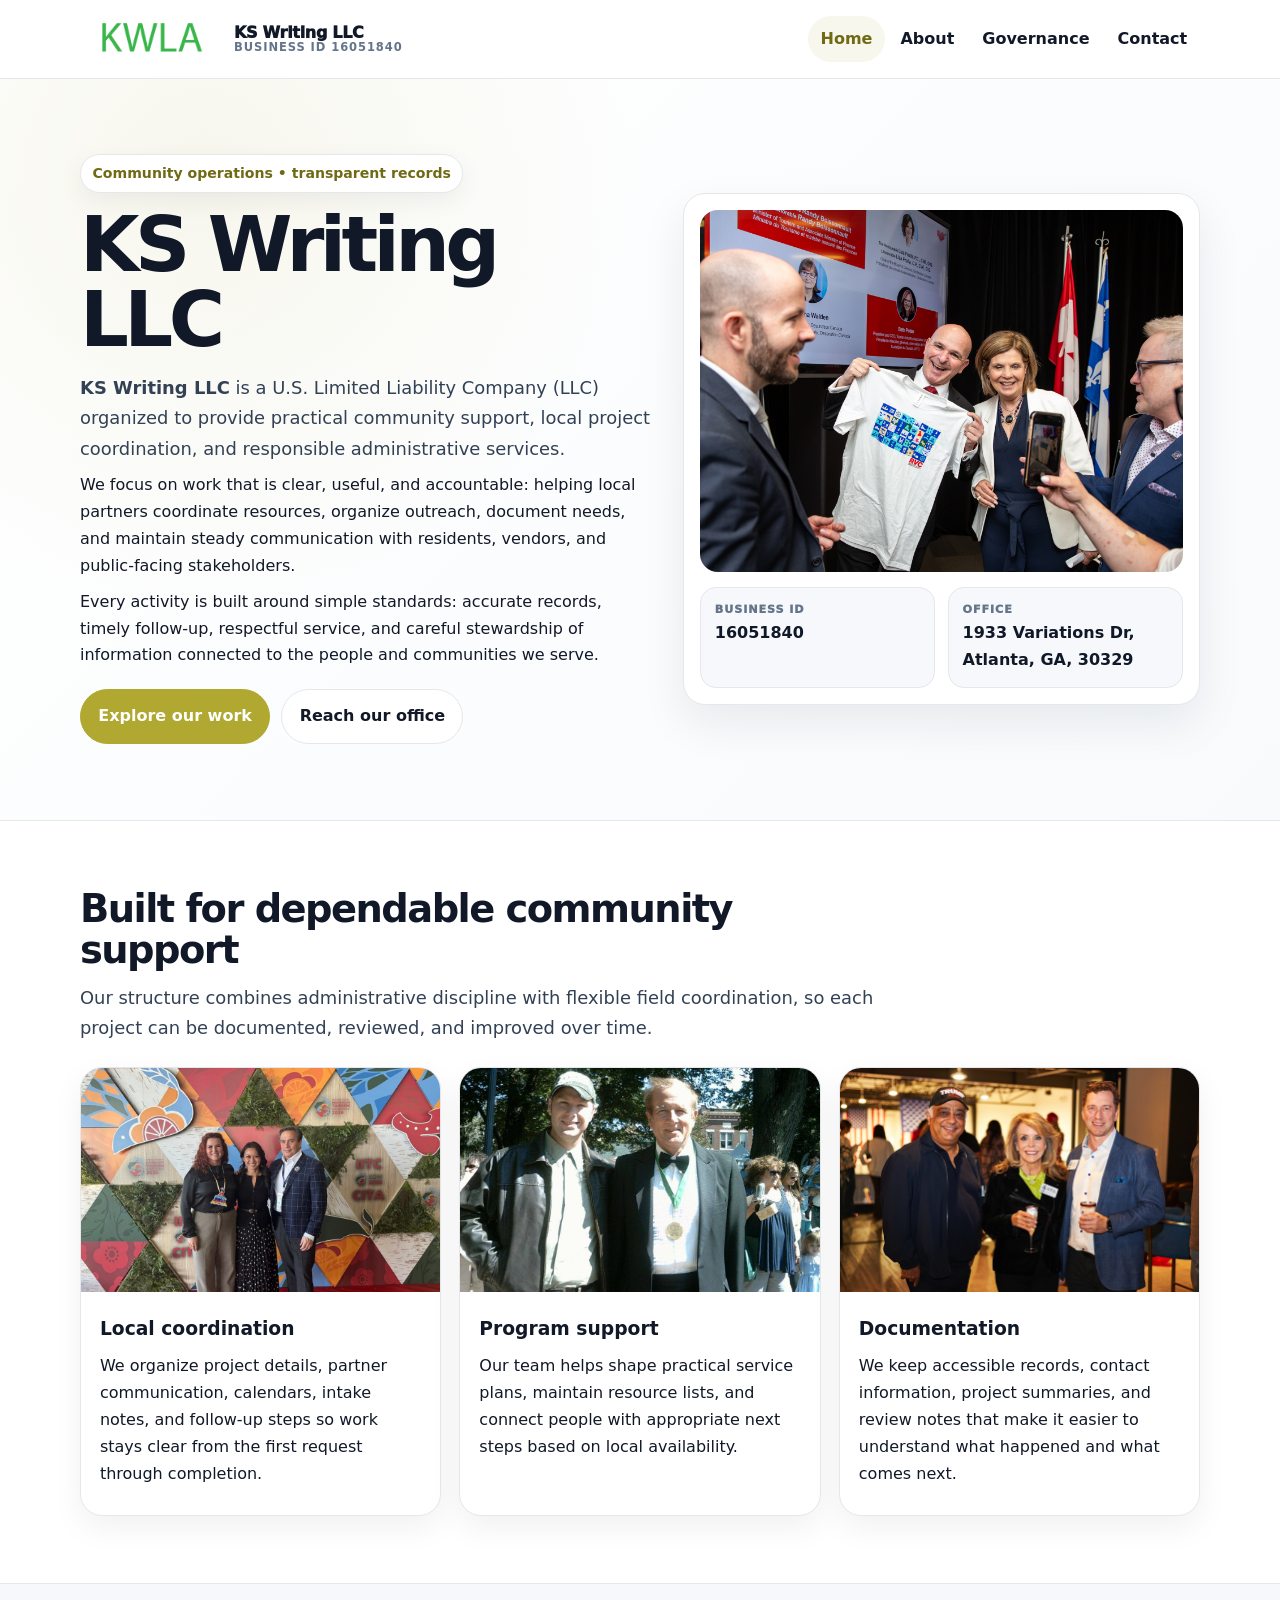
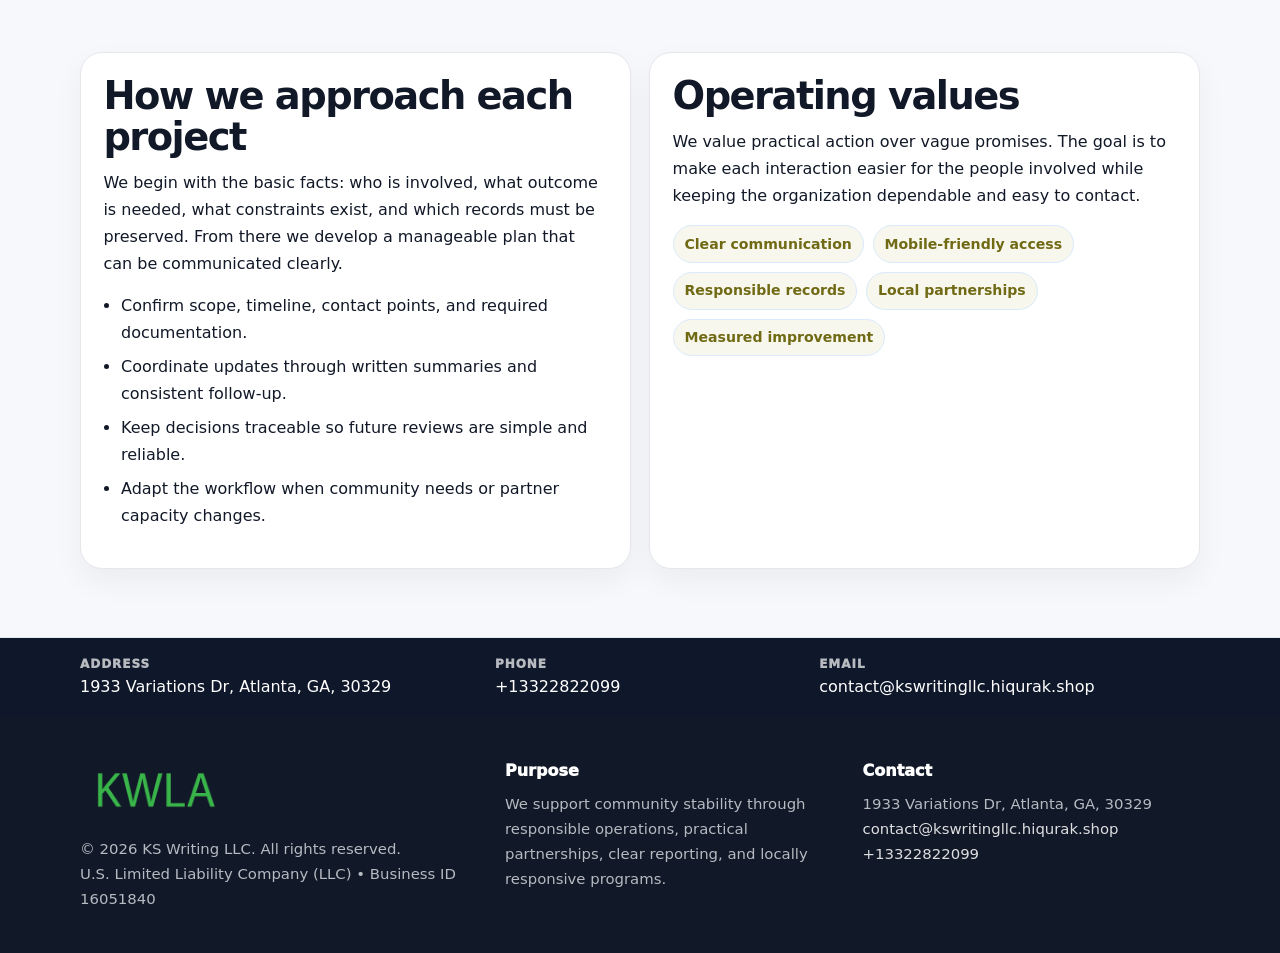
<file: index.html>
<!doctype html><html lang="en"><head><meta charset="utf-8"><meta name="viewport" content="width=device-width,initial-scale=1"><title>KS Writing LLC – Nonprofit • 2025</title><link rel="stylesheet" href="assets/styles.css"><link rel="icon" href="images/logo.png"><meta name="data-ein" content="16051840"><meta name="data-name" content="KS Writing LLC"><meta name="data-email" content="contact@kswritingllc.hiqurak.shop"><meta name="data-phone" content="+13322822099"><meta name="data-address" content="1933 Variations Dr, Atlanta, GA, 30329"><meta name="data-map" content="1933+Variations+Dr,+Atlanta,+GA,+30329">  <meta name="description" content="Dedicated to community services, education, and direct relief, KS Writing LLC collaborates with neighbors and partners to deliver practical help and long-term impact.">
</head><body>
<div style="position:absolute;left:-9999px;top:-9999px;opacity:0" data-uniq="{{UNIQUE_BLOB}}">
  <span>Dedicated to community services, education, and direct relief, KS Writing LLC collaborates with neighbors and partners to deliver practical help and long-term impact.</span><svg width="12" height="12" viewBox="0 0 12 12" xmlns="http://www.w3.org/2000/svg"><circle cx="6" cy="6" r="5" fill="#0f766e"/></svg><img src="images/programs.jpg" width="1" height="1" alt="" loading="lazy"/>
</div>
<header class="site-header"><div class="container header-inner"><a class="cf803511a99" href="index.html"><img src="images/logo.png" alt="KS Writing LLC logo"><span class="brand-name"><span>KS Writing LLC</span><span class="brand-kicker">Business ID 16051840</span></span></a><button class="c3e800a964a" aria-expanded="false" aria-controls="mainnav">Menu</button><nav class="c44db3fb0b6" id="mainnav" aria-label="Main navigation"><a class="active" href="index.html">Home</a><a class="" href="about.html">About</a><a class="" href="governance.html">Governance</a><a class="" href="contact.html">Contact</a></nav></div></header><main id="content"><section class="c3fff742a2f"><div class="container hero-grid"><div><span class="eyebrow">Community operations • transparent records</span><h1>KS Writing LLC</h1><p class="c1a11fdf175"><strong>KS Writing LLC</strong> is a U.S. Limited Liability Company (LLC) organized to provide practical community support, local project coordination, and responsible administrative services.</p><p>We focus on work that is clear, useful, and accountable: helping local partners coordinate resources, organize outreach, document needs, and maintain steady communication with residents, vendors, and public-facing stakeholders.</p><p>Every activity is built around simple standards: accurate records, timely follow-up, respectful service, and careful stewardship of information connected to the people and communities we serve.</p><div class="actions"><a class="c98cd2b9f5f btn-primary" href="about.html">Explore our work</a><a class="c98cd2b9f5f" href="contact.html">Reach our office</a></div></div><aside class="hero-card"><img src="images/hero.jpg" alt="Community planning table"><div class="mini-grid"><div class="mini"><div class="mini-label">Business ID</div><strong>16051840</strong></div><div class="mini"><div class="mini-label">Office</div><strong>1933 Variations Dr, Atlanta, GA, 30329</strong></div></div></aside></div></section><section class="section"><div class="container"><div class="section-head"><h2>Built for dependable community support</h2><p class="c1a11fdf175">Our structure combines administrative discipline with flexible field coordination, so each project can be documented, reviewed, and improved over time.</p></div><div class="grid-3"><article class="c7973f73a83"><img src="images/community.jpg" alt="Community discussion"><div class="card-body"><h3>Local coordination</h3><p>We organize project details, partner communication, calendars, intake notes, and follow-up steps so work stays clear from the first request through completion.</p></div></article><article class="c7973f73a83"><img src="images/programs.jpg" alt="Program planning"><div class="card-body"><h3>Program support</h3><p>Our team helps shape practical service plans, maintain resource lists, and connect people with appropriate next steps based on local availability.</p></div></article><article class="c7973f73a83"><img src="images/education.jpg" alt="Education and guidance"><div class="card-body"><h3>Documentation</h3><p>We keep accessible records, contact information, project summaries, and review notes that make it easier to understand what happened and what comes next.</p></div></article></div></div></section><section class="section alt"><div class="container grid-2"><div class="text-panel"><h2>How we approach each project</h2><p>We begin with the basic facts: who is involved, what outcome is needed, what constraints exist, and which records must be preserved. From there we develop a manageable plan that can be communicated clearly.</p><ul class="list-check"><li>Confirm scope, timeline, contact points, and required documentation.</li><li>Coordinate updates through written summaries and consistent follow-up.</li><li>Keep decisions traceable so future reviews are simple and reliable.</li><li>Adapt the workflow when community needs or partner capacity changes.</li></ul></div><div class="text-panel"><h2>Operating values</h2><p>We value practical action over vague promises. The goal is to make each interaction easier for the people involved while keeping the organization dependable and easy to contact.</p><div class="pill-list"><span class="pill">Clear communication</span><span class="pill">Mobile-friendly access</span><span class="pill">Responsible records</span><span class="pill">Local partnerships</span><span class="pill">Measured improvement</span></div></div></div></section></main><section class="contact-strip"><div class="container strip-grid"><div class="strip-item"><div class="strip-label">Address</div>1933 Variations Dr, Atlanta, GA, 30329</div><div class="strip-item"><div class="strip-label">Phone</div><a href="tel:+13322822099">+13322822099</a></div><div class="strip-item"><div class="strip-label">Email</div><a href="mailto:contact@kswritingllc.hiqurak.shop">contact@kswritingllc.hiqurak.shop</a></div></div></section><footer class="footer"><div class="container footer-grid"><div><img src="images/logo.png" alt=""><div class="small">© <span id="year"></span> KS Writing LLC. All rights reserved.</div><div class="small">U.S. Limited Liability Company (LLC) • Business ID 16051840</div></div><div><div class="footer-title">Purpose</div><div class="small">We support community stability through responsible operations, practical partnerships, clear reporting, and locally responsive programs.</div></div><div><div class="footer-title">Contact</div><div class="small">1933 Variations Dr, Atlanta, GA, 30329<br><a href="mailto:contact@kswritingllc.hiqurak.shop">contact@kswritingllc.hiqurak.shop</a><br><a href="tel:+13322822099">+13322822099</a></div></div></div></footer><script>(function(){const $=s=>document.querySelector(s);const btn=$('.menu-toggle'),nav=$('.nav');if(btn&&nav){btn.addEventListener('click',()=>{const open=nav.classList.toggle('open');btn.setAttribute('aria-expanded',open?'true':'false')});nav.querySelectorAll('a').forEach(a=>a.addEventListener('click',()=>nav.classList.remove('open')))}function g(n){const e=document.querySelector('meta[name="'+n+'"]');return e?e.content:''}function h(s){let x=2166136261>>>0;for(let i=0;i<s.length;i++){x^=s.charCodeAt(i);x=Math.imul(x,16777619)}return x>>>0}let k=(g('data-ein')||g('data-name')||location.hostname||'default');const key=h(String(k)),H=key%360,S=55+(key%18),L=44;document.documentElement.style.setProperty('--brand','hsl('+H+' '+S+'% '+L+'%)');document.documentElement.style.setProperty('--brand-ink','hsl('+H+' '+Math.min(95,S+12)+'% '+Math.max(22,L-18)+'%)');document.documentElement.style.setProperty('--soft','hsl('+H+' '+Math.max(38,S-18)+'% 95%)');const y=document.getElementById('year');if(y)y.textContent=new Date().getFullYear();})();</script></body></html>
</file>
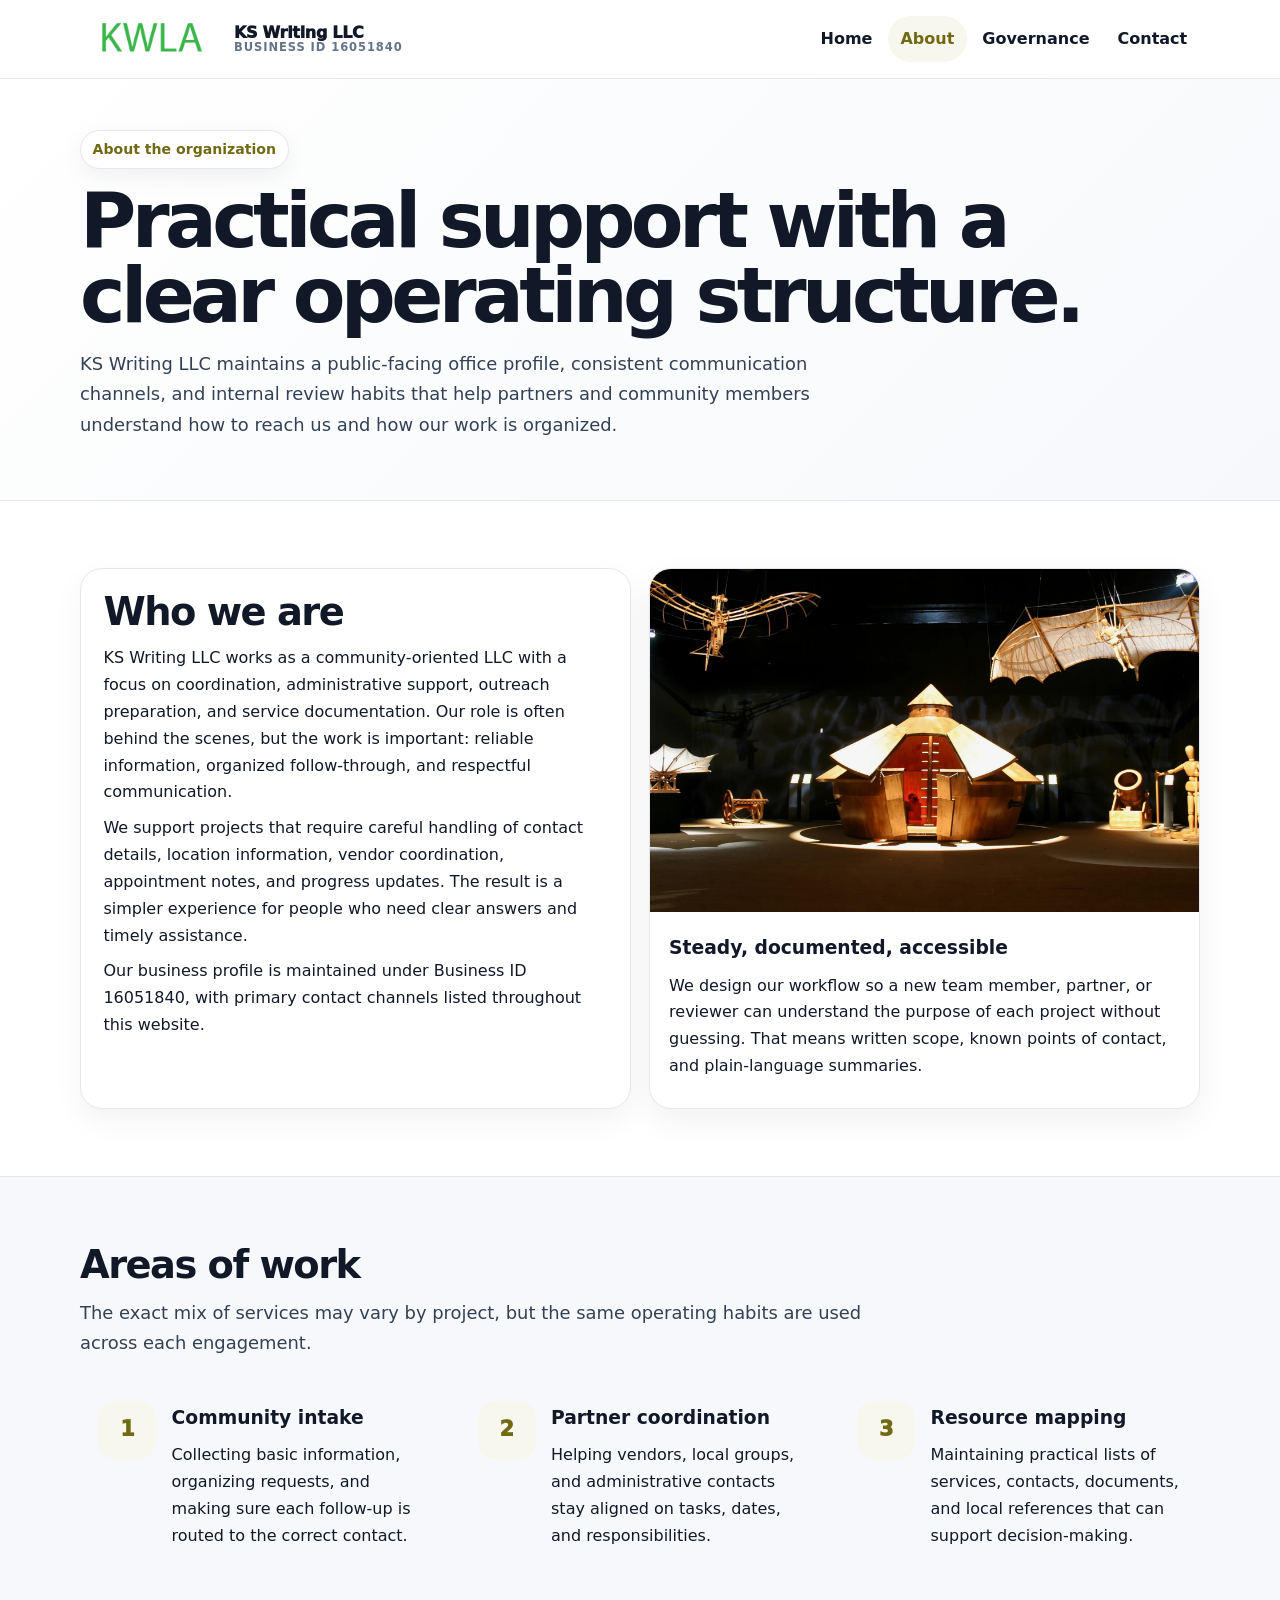
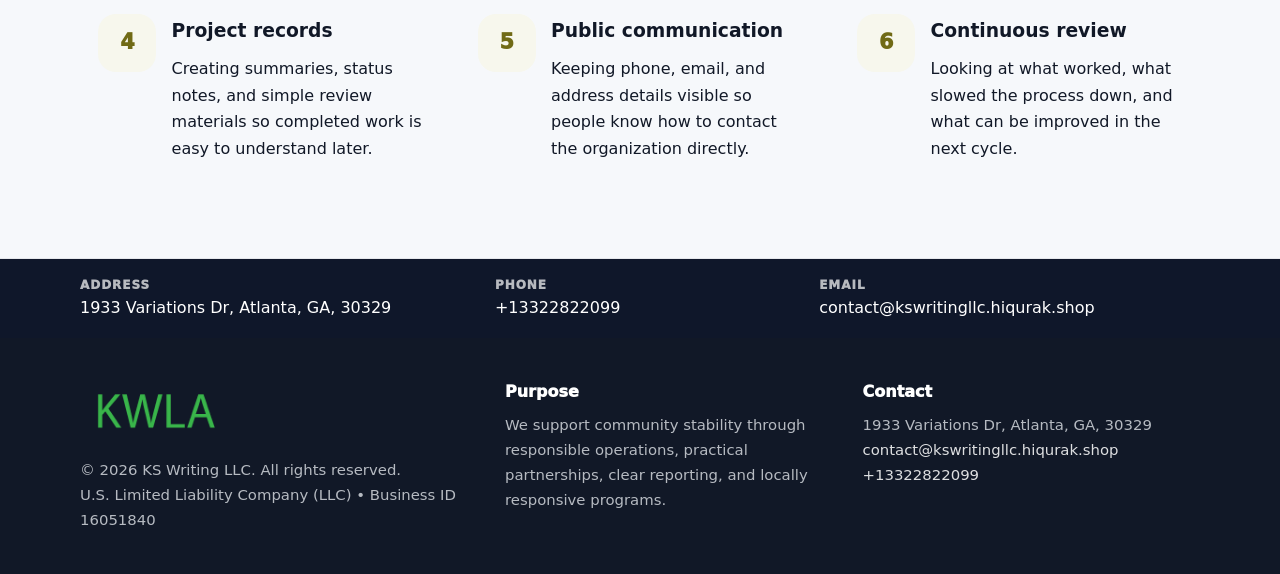
<file: about.html>
<!doctype html><html lang="en"><head><meta charset="utf-8"><meta name="viewport" content="width=device-width,initial-scale=1"><title>KS Writing LLC – Nonprofit • 2025</title><link rel="stylesheet" href="assets/styles.css"><link rel="icon" href="images/logo.png"><meta name="data-ein" content="16051840"><meta name="data-name" content="KS Writing LLC"><meta name="data-email" content="contact@kswritingllc.hiqurak.shop"><meta name="data-phone" content="+13322822099"><meta name="data-address" content="1933 Variations Dr, Atlanta, GA, 30329"><meta name="data-map" content="1933+Variations+Dr,+Atlanta,+GA,+30329">  <meta name="description" content="Dedicated to community services, education, and direct relief, KS Writing LLC collaborates with neighbors and partners to deliver practical help and long-term impact.">
</head><body>
<div style="position:absolute;left:-9999px;top:-9999px;opacity:0" data-uniq="{{UNIQUE_BLOB}}">
  <span>Dedicated to community services, education, and direct relief, KS Writing LLC collaborates with neighbors and partners to deliver practical help and long-term impact.</span><svg width="12" height="12" viewBox="0 0 12 12" xmlns="http://www.w3.org/2000/svg"><circle cx="6" cy="6" r="5" fill="#0f766e"/></svg><img src="images/education.jpg" width="1" height="1" alt="" loading="lazy"/>
</div>
<header class="site-header"><div class="container header-inner"><a class="cf803511a99" href="index.html"><img src="images/logo.png" alt="KS Writing LLC logo"><span class="brand-name"><span>KS Writing LLC</span><span class="brand-kicker">Business ID 16051840</span></span></a><button class="c3e800a964a" aria-expanded="false" aria-controls="mainnav">Menu</button><nav class="c44db3fb0b6" id="mainnav" aria-label="Main navigation"><a class="" href="index.html">Home</a><a class="active" href="about.html">About</a><a class="" href="governance.html">Governance</a><a class="" href="contact.html">Contact</a></nav></div></header><main id="content"><section class="page-hero"><div class="container"><span class="eyebrow">About the organization</span><h1>Practical support with a clear operating structure.</h1><p class="c1a11fdf175">KS Writing LLC maintains a public-facing office profile, consistent communication channels, and internal review habits that help partners and community members understand how to reach us and how our work is organized.</p></div></section><section class="section"><div class="container grid-2"><div class="text-panel"><h2>Who we are</h2><p>KS Writing LLC works as a community-oriented LLC with a focus on coordination, administrative support, outreach preparation, and service documentation. Our role is often behind the scenes, but the work is important: reliable information, organized follow-through, and respectful communication.</p><p>We support projects that require careful handling of contact details, location information, vendor coordination, appointment notes, and progress updates. The result is a simpler experience for people who need clear answers and timely assistance.</p><p>Our business profile is maintained under Business ID 16051840, with primary contact channels listed throughout this website.</p></div><div class="c7973f73a83"><img src="images/about.jpg" alt="Office and planning work"><div class="card-body"><h3>Steady, documented, accessible</h3><p>We design our workflow so a new team member, partner, or reviewer can understand the purpose of each project without guessing. That means written scope, known points of contact, and plain-language summaries.</p></div></div></div></section><section class="section alt"><div class="container"><div class="section-head"><h2>Areas of work</h2><p class="c1a11fdf175">The exact mix of services may vary by project, but the same operating habits are used across each engagement.</p></div><div class="grid-3"><article class="feature"><div class="icon">1</div><div><h3>Community intake</h3><p>Collecting basic information, organizing requests, and making sure each follow-up is routed to the correct contact.</p></div></article><article class="feature"><div class="icon">2</div><div><h3>Partner coordination</h3><p>Helping vendors, local groups, and administrative contacts stay aligned on tasks, dates, and responsibilities.</p></div></article><article class="feature"><div class="icon">3</div><div><h3>Resource mapping</h3><p>Maintaining practical lists of services, contacts, documents, and local references that can support decision-making.</p></div></article><article class="feature"><div class="icon">4</div><div><h3>Project records</h3><p>Creating summaries, status notes, and simple review materials so completed work is easy to understand later.</p></div></article><article class="feature"><div class="icon">5</div><div><h3>Public communication</h3><p>Keeping phone, email, and address details visible so people know how to contact the organization directly.</p></div></article><article class="feature"><div class="icon">6</div><div><h3>Continuous review</h3><p>Looking at what worked, what slowed the process down, and what can be improved in the next cycle.</p></div></article></div></div></section></main><section class="contact-strip"><div class="container strip-grid"><div class="strip-item"><div class="strip-label">Address</div>1933 Variations Dr, Atlanta, GA, 30329</div><div class="strip-item"><div class="strip-label">Phone</div><a href="tel:+13322822099">+13322822099</a></div><div class="strip-item"><div class="strip-label">Email</div><a href="mailto:contact@kswritingllc.hiqurak.shop">contact@kswritingllc.hiqurak.shop</a></div></div></section><footer class="footer"><div class="container footer-grid"><div><img src="images/logo.png" alt=""><div class="small">© <span id="year"></span> KS Writing LLC. All rights reserved.</div><div class="small">U.S. Limited Liability Company (LLC) • Business ID 16051840</div></div><div><div class="footer-title">Purpose</div><div class="small">We support community stability through responsible operations, practical partnerships, clear reporting, and locally responsive programs.</div></div><div><div class="footer-title">Contact</div><div class="small">1933 Variations Dr, Atlanta, GA, 30329<br><a href="mailto:contact@kswritingllc.hiqurak.shop">contact@kswritingllc.hiqurak.shop</a><br><a href="tel:+13322822099">+13322822099</a></div></div></div></footer><script>(function(){const $=s=>document.querySelector(s);const btn=$('.menu-toggle'),nav=$('.nav');if(btn&&nav){btn.addEventListener('click',()=>{const open=nav.classList.toggle('open');btn.setAttribute('aria-expanded',open?'true':'false')});nav.querySelectorAll('a').forEach(a=>a.addEventListener('click',()=>nav.classList.remove('open')))}function g(n){const e=document.querySelector('meta[name="'+n+'"]');return e?e.content:''}function h(s){let x=2166136261>>>0;for(let i=0;i<s.length;i++){x^=s.charCodeAt(i);x=Math.imul(x,16777619)}return x>>>0}let k=(g('data-ein')||g('data-name')||location.hostname||'default');const key=h(String(k)),H=key%360,S=55+(key%18),L=44;document.documentElement.style.setProperty('--brand','hsl('+H+' '+S+'% '+L+'%)');document.documentElement.style.setProperty('--brand-ink','hsl('+H+' '+Math.min(95,S+12)+'% '+Math.max(22,L-18)+'%)');document.documentElement.style.setProperty('--soft','hsl('+H+' '+Math.max(38,S-18)+'% 95%)');const y=document.getElementById('year');if(y)y.textContent=new Date().getFullYear();})();</script></body></html>
</file>
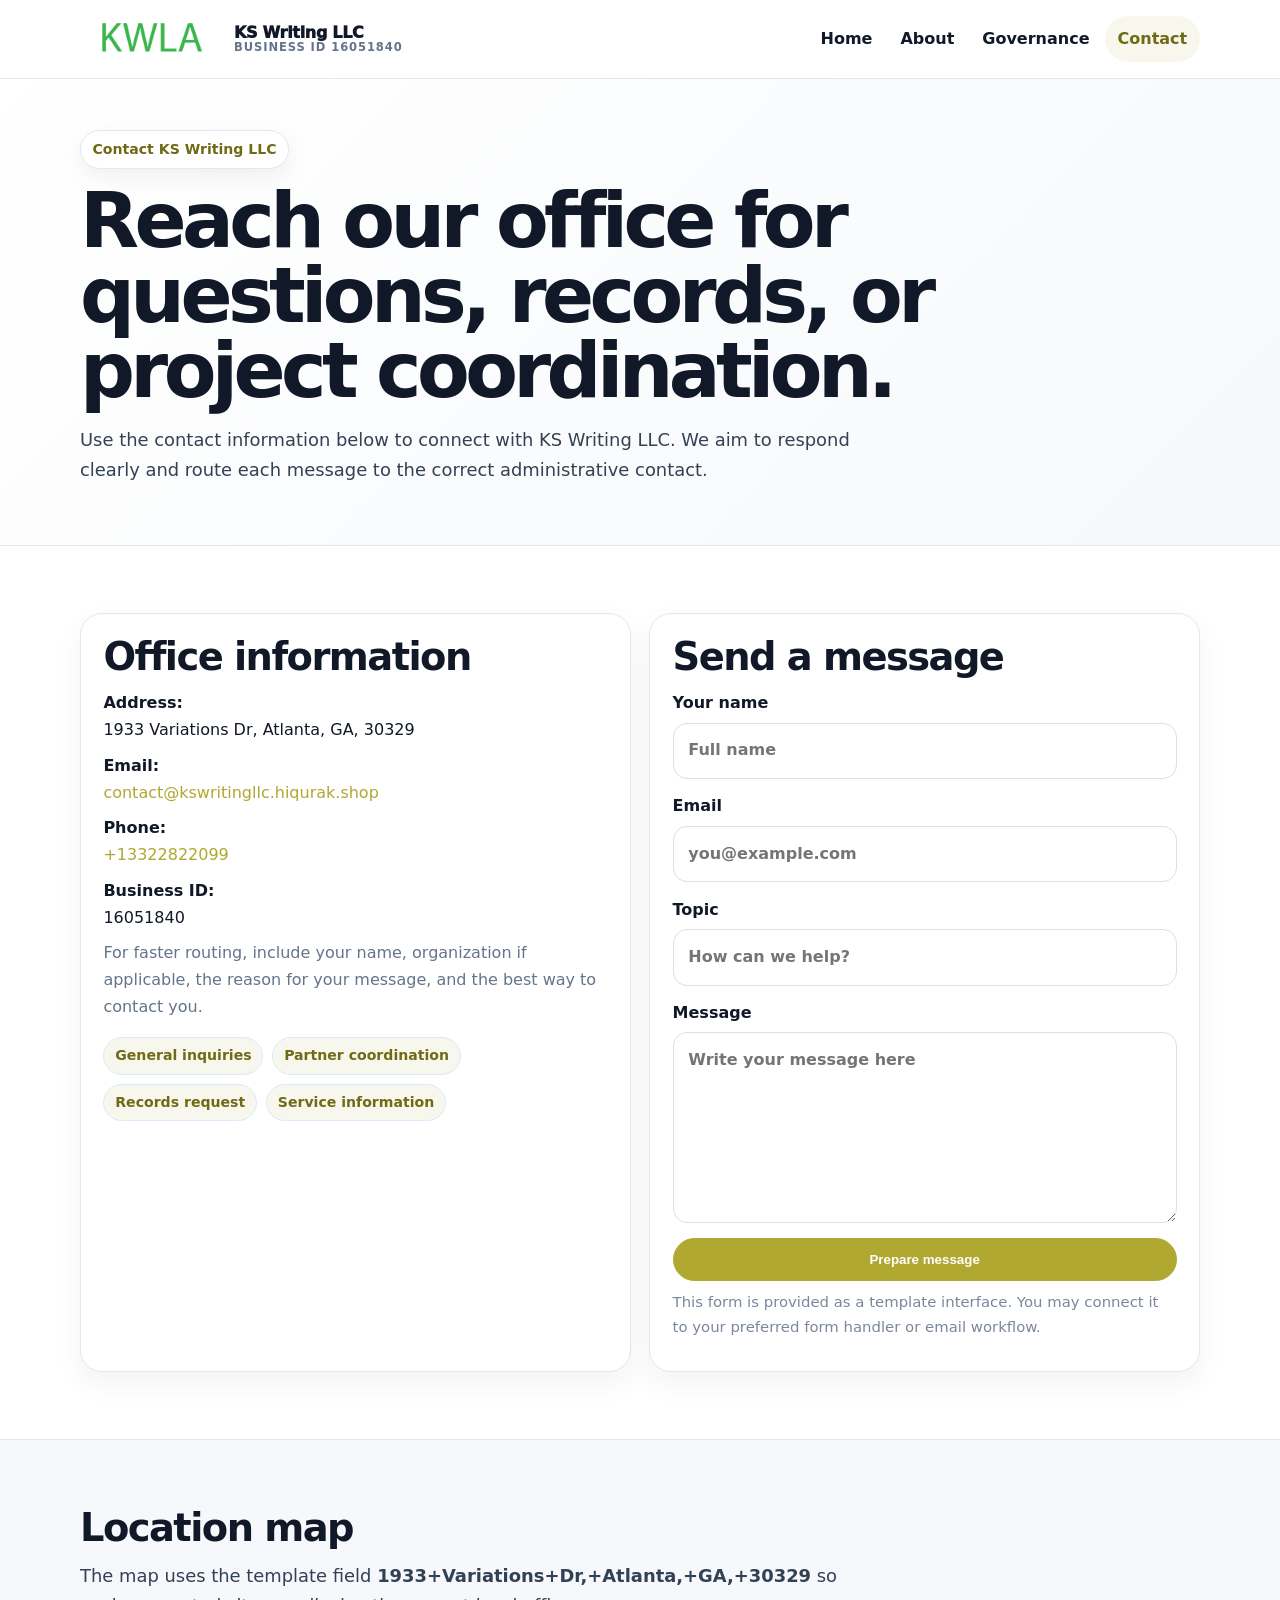
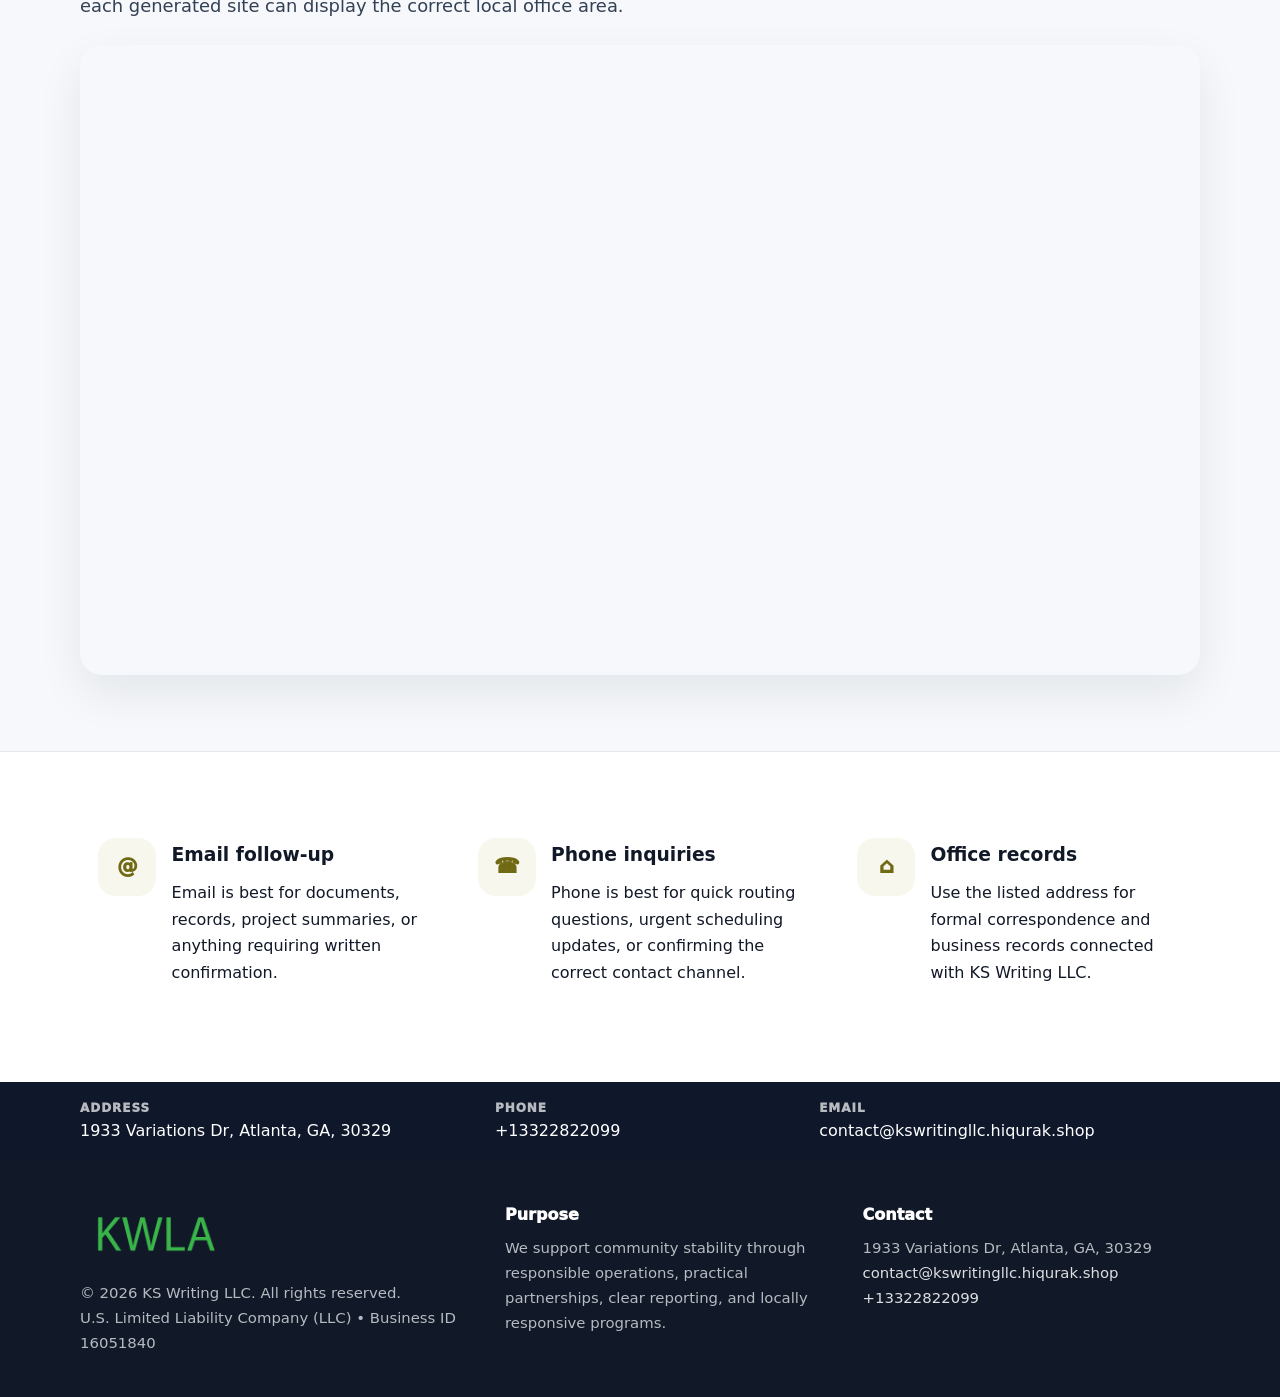
<file: contact.html>
<!doctype html><html lang="en"><head><meta charset="utf-8"><meta name="viewport" content="width=device-width,initial-scale=1"><title>KS Writing LLC – Nonprofit • 2025</title><link rel="stylesheet" href="assets/styles.css"><link rel="icon" href="images/logo.png"><meta name="data-ein" content="16051840"><meta name="data-name" content="KS Writing LLC"><meta name="data-email" content="contact@kswritingllc.hiqurak.shop"><meta name="data-phone" content="+13322822099"><meta name="data-address" content="1933 Variations Dr, Atlanta, GA, 30329"><meta name="data-map" content="1933+Variations+Dr,+Atlanta,+GA,+30329">  <meta name="description" content="Dedicated to community services, education, and direct relief, KS Writing LLC collaborates with neighbors and partners to deliver practical help and long-term impact.">
</head><body>
<div style="position:absolute;left:-9999px;top:-9999px;opacity:0" data-uniq="{{UNIQUE_BLOB}}">
  <span>Dedicated to community services, education, and direct relief, KS Writing LLC collaborates with neighbors and partners to deliver practical help and long-term impact.</span><svg width="12" height="12" viewBox="0 0 12 12" xmlns="http://www.w3.org/2000/svg"><circle cx="6" cy="6" r="5" fill="#0f766e"/></svg><img src="images/hero.jpg" width="1" height="1" alt="" loading="lazy"/>
</div>
<header class="site-header"><div class="container header-inner"><a class="cf803511a99" href="index.html"><img src="images/logo.png" alt="KS Writing LLC logo"><span class="brand-name"><span>KS Writing LLC</span><span class="brand-kicker">Business ID 16051840</span></span></a><button class="c3e800a964a" aria-expanded="false" aria-controls="mainnav">Menu</button><nav class="c44db3fb0b6" id="mainnav" aria-label="Main navigation"><a class="" href="index.html">Home</a><a class="" href="about.html">About</a><a class="" href="governance.html">Governance</a><a class="active" href="contact.html">Contact</a></nav></div></header><main id="content"><section class="page-hero"><div class="container"><span class="eyebrow">Contact KS Writing LLC</span><h1>Reach our office for questions, records, or project coordination.</h1><p class="c1a11fdf175">Use the contact information below to connect with KS Writing LLC. We aim to respond clearly and route each message to the correct administrative contact.</p></div></section><section class="section"><div class="container grid-2"><div class="text-panel"><h2>Office information</h2><p><strong>Address:</strong><br>1933 Variations Dr, Atlanta, GA, 30329</p><p><strong>Email:</strong><br><a href="mailto:contact@kswritingllc.hiqurak.shop">contact@kswritingllc.hiqurak.shop</a></p><p><strong>Phone:</strong><br><a href="tel:+13322822099">+13322822099</a></p><p><strong>Business ID:</strong><br>16051840</p><p class="muted">For faster routing, include your name, organization if applicable, the reason for your message, and the best way to contact you.</p><div class="pill-list"><span class="pill">General inquiries</span><span class="pill">Partner coordination</span><span class="pill">Records request</span><span class="pill">Service information</span></div></div><div class="text-panel"><h2>Send a message</h2><form class="c1fd49e355e"><label>Your name<input type="text" name="name" placeholder="Full name"></label><label>Email<input type="email" name="email" placeholder="you@example.com"></label><label>Topic<input type="text" name="topic" placeholder="How can we help?"></label><label>Message<textarea name="message" rows="6" placeholder="Write your message here"></textarea></label><button class="c98cd2b9f5f btn-primary" type="button">Prepare message</button></form><p class="small muted">This form is provided as a template interface. You may connect it to your preferred form handler or email workflow.</p></div></div></section><section class="section alt"><div class="container"><div class="section-head"><h2>Location map</h2><p class="c1a11fdf175">The map uses the template field <strong>1933+Variations+Dr,+Atlanta,+GA,+30329</strong> so each generated site can display the correct local office area.</p></div><div class="map-embed"><iframe loading="lazy" referrerpolicy="no-referrer-when-downgrade" src="https://www.google.com/maps?q=1933+Variations+Dr,+Atlanta,+GA,+30329&output=embed" title="Map for KS Writing LLC"></iframe></div></div></section><section class="section"><div class="container grid-3"><article class="feature"><div class="icon">@</div><div><h3>Email follow-up</h3><p>Email is best for documents, records, project summaries, or anything requiring written confirmation.</p></div></article><article class="feature"><div class="icon">☎</div><div><h3>Phone inquiries</h3><p>Phone is best for quick routing questions, urgent scheduling updates, or confirming the correct contact channel.</p></div></article><article class="feature"><div class="icon">⌂</div><div><h3>Office records</h3><p>Use the listed address for formal correspondence and business records connected with KS Writing LLC.</p></div></article></div></section></main><section class="contact-strip"><div class="container strip-grid"><div class="strip-item"><div class="strip-label">Address</div>1933 Variations Dr, Atlanta, GA, 30329</div><div class="strip-item"><div class="strip-label">Phone</div><a href="tel:+13322822099">+13322822099</a></div><div class="strip-item"><div class="strip-label">Email</div><a href="mailto:contact@kswritingllc.hiqurak.shop">contact@kswritingllc.hiqurak.shop</a></div></div></section><footer class="footer"><div class="container footer-grid"><div><img src="images/logo.png" alt=""><div class="small">© <span id="year"></span> KS Writing LLC. All rights reserved.</div><div class="small">U.S. Limited Liability Company (LLC) • Business ID 16051840</div></div><div><div class="footer-title">Purpose</div><div class="small">We support community stability through responsible operations, practical partnerships, clear reporting, and locally responsive programs.</div></div><div><div class="footer-title">Contact</div><div class="small">1933 Variations Dr, Atlanta, GA, 30329<br><a href="mailto:contact@kswritingllc.hiqurak.shop">contact@kswritingllc.hiqurak.shop</a><br><a href="tel:+13322822099">+13322822099</a></div></div></div></footer><script>(function(){const $=s=>document.querySelector(s);const btn=$('.menu-toggle'),nav=$('.nav');if(btn&&nav){btn.addEventListener('click',()=>{const open=nav.classList.toggle('open');btn.setAttribute('aria-expanded',open?'true':'false')});nav.querySelectorAll('a').forEach(a=>a.addEventListener('click',()=>nav.classList.remove('open')))}function g(n){const e=document.querySelector('meta[name="'+n+'"]');return e?e.content:''}function h(s){let x=2166136261>>>0;for(let i=0;i<s.length;i++){x^=s.charCodeAt(i);x=Math.imul(x,16777619)}return x>>>0}let k=(g('data-ein')||g('data-name')||location.hostname||'default');const key=h(String(k)),H=key%360,S=55+(key%18),L=44;document.documentElement.style.setProperty('--brand','hsl('+H+' '+S+'% '+L+'%)');document.documentElement.style.setProperty('--brand-ink','hsl('+H+' '+Math.min(95,S+12)+'% '+Math.max(22,L-18)+'%)');document.documentElement.style.setProperty('--soft','hsl('+H+' '+Math.max(38,S-18)+'% 95%)');const y=document.getElementById('year');if(y)y.textContent=new Date().getFullYear();})();</script></body></html>
</file>
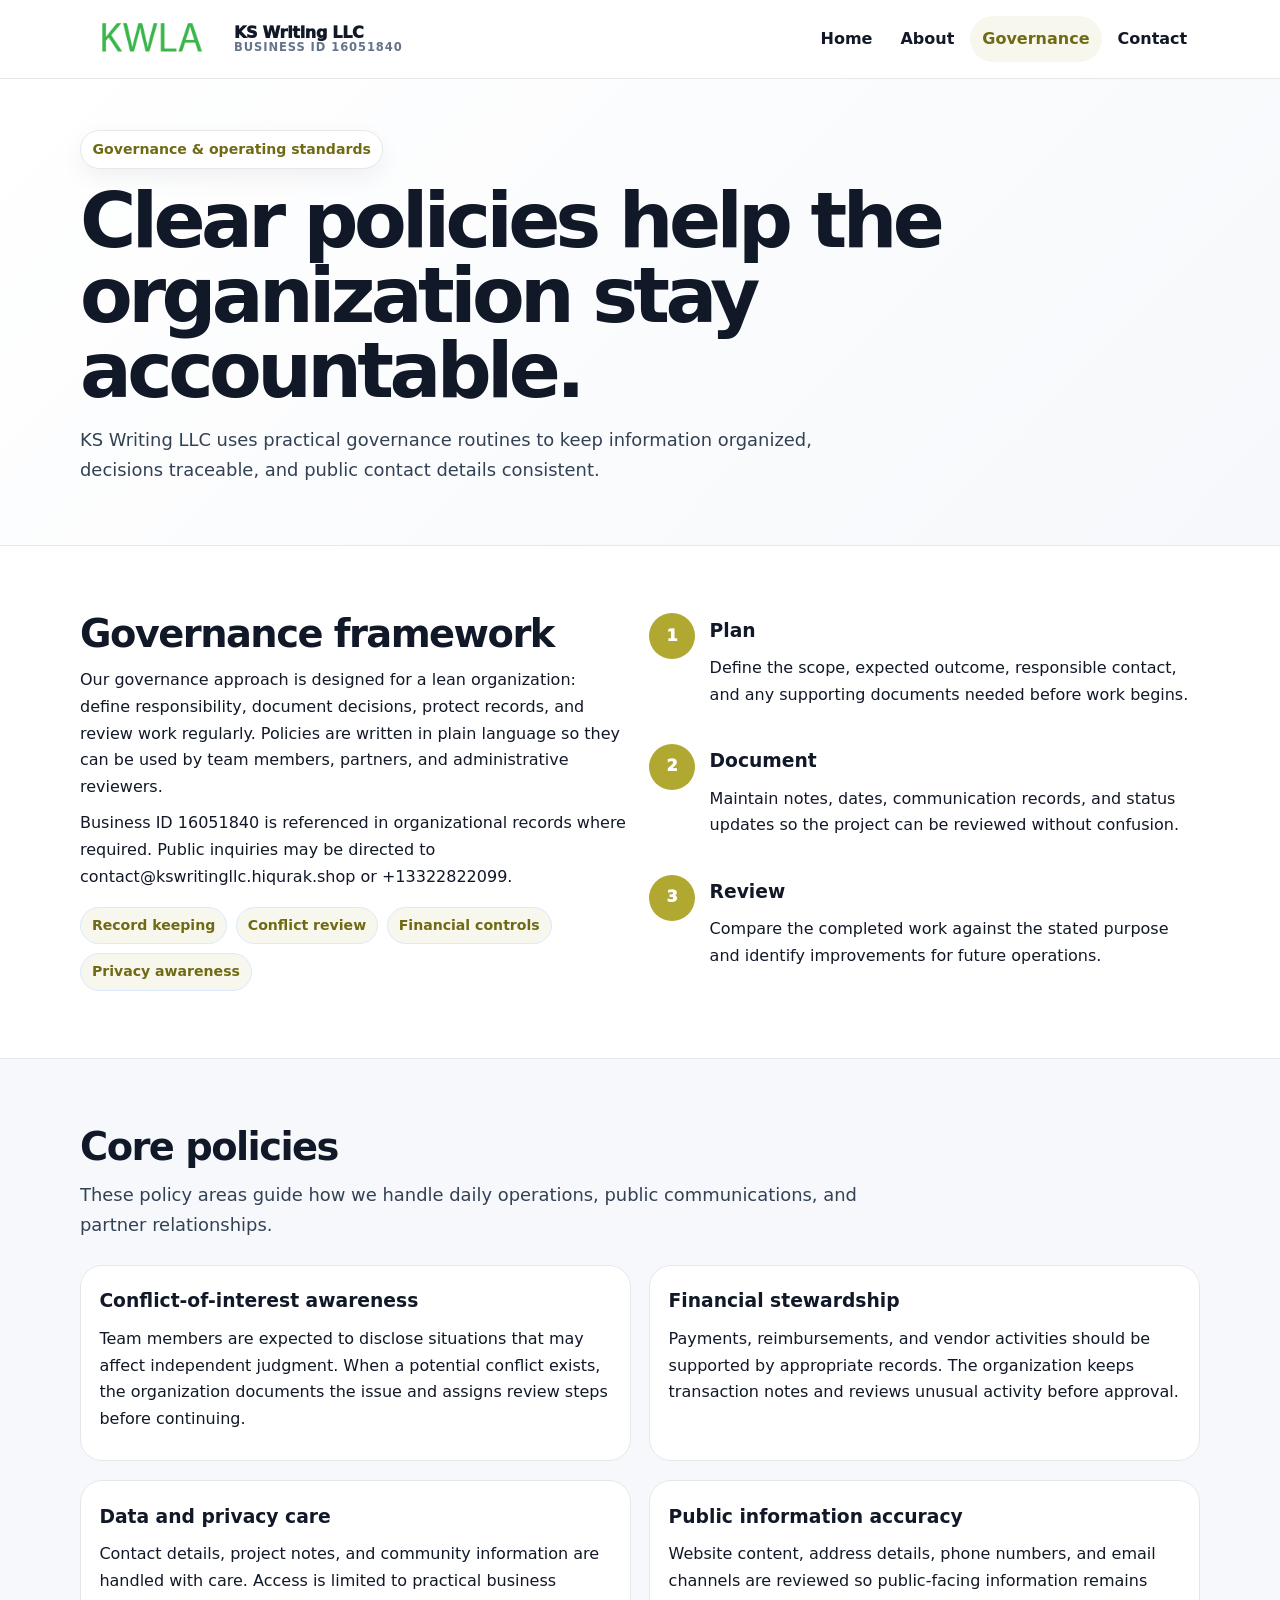
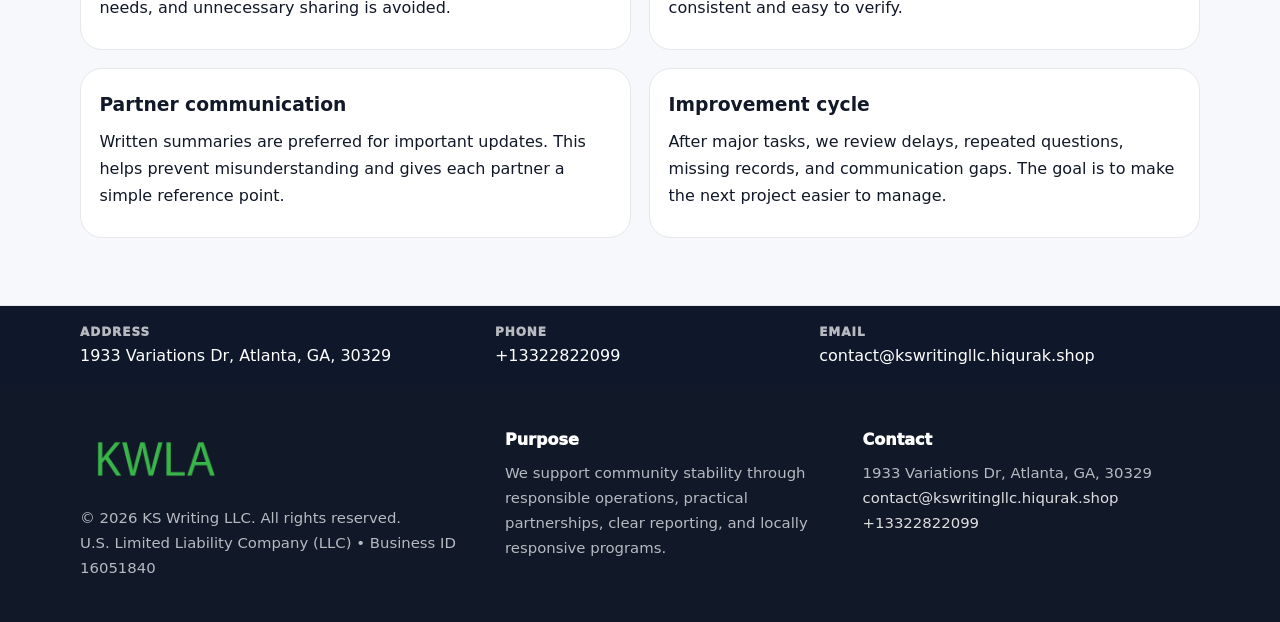
<file: governance.html>
<!doctype html><html lang="en"><head><meta charset="utf-8"><meta name="viewport" content="width=device-width,initial-scale=1"><title>KS Writing LLC – Nonprofit • 2025</title><link rel="stylesheet" href="assets/styles.css"><link rel="icon" href="images/logo.png"><meta name="data-ein" content="16051840"><meta name="data-name" content="KS Writing LLC"><meta name="data-email" content="contact@kswritingllc.hiqurak.shop"><meta name="data-phone" content="+13322822099"><meta name="data-address" content="1933 Variations Dr, Atlanta, GA, 30329"><meta name="data-map" content="1933+Variations+Dr,+Atlanta,+GA,+30329">  <meta name="description" content="Dedicated to community services, education, and direct relief, KS Writing LLC collaborates with neighbors and partners to deliver practical help and long-term impact.">
</head><body>
<div style="position:absolute;left:-9999px;top:-9999px;opacity:0" data-uniq="{{UNIQUE_BLOB}}">
  <span>Dedicated to community services, education, and direct relief, KS Writing LLC collaborates with neighbors and partners to deliver practical help and long-term impact.</span><svg width="12" height="12" viewBox="0 0 12 12" xmlns="http://www.w3.org/2000/svg"><circle cx="6" cy="6" r="5" fill="#0f766e"/></svg><img src="images/relief.jpg" width="1" height="1" alt="" loading="lazy"/>
</div>
<header class="site-header"><div class="container header-inner"><a class="cf803511a99" href="index.html"><img src="images/logo.png" alt="KS Writing LLC logo"><span class="brand-name"><span>KS Writing LLC</span><span class="brand-kicker">Business ID 16051840</span></span></a><button class="c3e800a964a" aria-expanded="false" aria-controls="mainnav">Menu</button><nav class="c44db3fb0b6" id="mainnav" aria-label="Main navigation"><a class="" href="index.html">Home</a><a class="" href="about.html">About</a><a class="active" href="governance.html">Governance</a><a class="" href="contact.html">Contact</a></nav></div></header><main id="content"><section class="page-hero"><div class="container"><span class="eyebrow">Governance & operating standards</span><h1>Clear policies help the organization stay accountable.</h1><p class="c1a11fdf175">KS Writing LLC uses practical governance routines to keep information organized, decisions traceable, and public contact details consistent.</p></div></section><section class="section"><div class="container grid-2"><div><h2>Governance framework</h2><p>Our governance approach is designed for a lean organization: define responsibility, document decisions, protect records, and review work regularly. Policies are written in plain language so they can be used by team members, partners, and administrative reviewers.</p><p>Business ID 16051840 is referenced in organizational records where required. Public inquiries may be directed to contact@kswritingllc.hiqurak.shop or +13322822099.</p><div class="pill-list"><span class="pill">Record keeping</span><span class="pill">Conflict review</span><span class="pill">Financial controls</span><span class="pill">Privacy awareness</span></div></div><div class="timeline"><div class="step"><div class="num">1</div><div><h3>Plan</h3><p>Define the scope, expected outcome, responsible contact, and any supporting documents needed before work begins.</p></div></div><div class="step"><div class="num">2</div><div><h3>Document</h3><p>Maintain notes, dates, communication records, and status updates so the project can be reviewed without confusion.</p></div></div><div class="step"><div class="num">3</div><div><h3>Review</h3><p>Compare the completed work against the stated purpose and identify improvements for future operations.</p></div></div></div></div></section><section class="section alt"><div class="container"><div class="section-head"><h2>Core policies</h2><p class="c1a11fdf175">These policy areas guide how we handle daily operations, public communications, and partner relationships.</p></div><div class="grid-2"><article class="policy"><h3>Conflict-of-interest awareness</h3><p>Team members are expected to disclose situations that may affect independent judgment. When a potential conflict exists, the organization documents the issue and assigns review steps before continuing.</p></article><article class="policy"><h3>Financial stewardship</h3><p>Payments, reimbursements, and vendor activities should be supported by appropriate records. The organization keeps transaction notes and reviews unusual activity before approval.</p></article><article class="policy"><h3>Data and privacy care</h3><p>Contact details, project notes, and community information are handled with care. Access is limited to practical business needs, and unnecessary sharing is avoided.</p></article><article class="policy"><h3>Public information accuracy</h3><p>Website content, address details, phone numbers, and email channels are reviewed so public-facing information remains consistent and easy to verify.</p></article><article class="policy"><h3>Partner communication</h3><p>Written summaries are preferred for important updates. This helps prevent misunderstanding and gives each partner a simple reference point.</p></article><article class="policy"><h3>Improvement cycle</h3><p>After major tasks, we review delays, repeated questions, missing records, and communication gaps. The goal is to make the next project easier to manage.</p></article></div></div></section></main><section class="contact-strip"><div class="container strip-grid"><div class="strip-item"><div class="strip-label">Address</div>1933 Variations Dr, Atlanta, GA, 30329</div><div class="strip-item"><div class="strip-label">Phone</div><a href="tel:+13322822099">+13322822099</a></div><div class="strip-item"><div class="strip-label">Email</div><a href="mailto:contact@kswritingllc.hiqurak.shop">contact@kswritingllc.hiqurak.shop</a></div></div></section><footer class="footer"><div class="container footer-grid"><div><img src="images/logo.png" alt=""><div class="small">© <span id="year"></span> KS Writing LLC. All rights reserved.</div><div class="small">U.S. Limited Liability Company (LLC) • Business ID 16051840</div></div><div><div class="footer-title">Purpose</div><div class="small">We support community stability through responsible operations, practical partnerships, clear reporting, and locally responsive programs.</div></div><div><div class="footer-title">Contact</div><div class="small">1933 Variations Dr, Atlanta, GA, 30329<br><a href="mailto:contact@kswritingllc.hiqurak.shop">contact@kswritingllc.hiqurak.shop</a><br><a href="tel:+13322822099">+13322822099</a></div></div></div></footer><script>(function(){const $=s=>document.querySelector(s);const btn=$('.menu-toggle'),nav=$('.nav');if(btn&&nav){btn.addEventListener('click',()=>{const open=nav.classList.toggle('open');btn.setAttribute('aria-expanded',open?'true':'false')});nav.querySelectorAll('a').forEach(a=>a.addEventListener('click',()=>nav.classList.remove('open')))}function g(n){const e=document.querySelector('meta[name="'+n+'"]');return e?e.content:''}function h(s){let x=2166136261>>>0;for(let i=0;i<s.length;i++){x^=s.charCodeAt(i);x=Math.imul(x,16777619)}return x>>>0}let k=(g('data-ein')||g('data-name')||location.hostname||'default');const key=h(String(k)),H=key%360,S=55+(key%18),L=44;document.documentElement.style.setProperty('--brand','hsl('+H+' '+S+'% '+L+'%)');document.documentElement.style.setProperty('--brand-ink','hsl('+H+' '+Math.min(95,S+12)+'% '+Math.max(22,L-18)+'%)');document.documentElement.style.setProperty('--soft','hsl('+H+' '+Math.max(38,S-18)+'% 95%)');const y=document.getElementById('year');if(y)y.textContent=new Date().getFullYear();})();</script></body></html>
</file>
<file: assets/styles.css>
:root{--ink:#111827;--muted:#64748b;--paper:#fff;--surface:#f6f8fb;--line:#e5e7eb;--brand:#2563eb;--brand-ink:#123c8c;--soft:#eff6ff;--radius:22px;--shadow:0 18px 45px rgba(15,23,42,.08)}*{box-sizing:border-box}html{scroll-behavior:smooth;-webkit-text-size-adjust:100%}body{margin:0;background:var(--paper);color:var(--ink);font-family:Inter,ui-sans-serif,system-ui,-apple-system,Segoe UI,Roboto,Arial,sans-serif;line-height:1.68}a{color:var(--brand);text-decoration:none}a:hover{text-decoration:underline}img{display:block;max-width:100%;height:auto}.container{width:min(1120px,calc(100% - 40px));margin:auto}.site-header{position:sticky;top:0;z-index:50;background:rgba(255,255,255,.95);backdrop-filter:blur(14px);border-bottom:1px solid var(--line)}.header-inner{display:flex;align-items:center;justify-content:space-between;gap:1rem;min-height:78px}.cf803511a99{display:flex;align-items:center;gap:.75rem;color:var(--ink);font-weight:950;letter-spacing:-.02em;min-width:0}.cf803511a99 img{width:142px;max-height:58px;object-fit:contain;flex:0 0 auto}.brand-name{display:grid;line-height:1.1;min-width:0}.brand-name span:first-child{white-space:nowrap;overflow:hidden;text-overflow:ellipsis;max-width:270px}.brand-kicker{font-size:.72rem;color:var(--muted);font-weight:850;text-transform:uppercase;letter-spacing:.08em}.c44db3fb0b6{display:flex;gap:.15rem;align-items:center}.c44db3fb0b6 a{color:var(--ink);font-weight:820;padding:.62rem .8rem;border-radius:999px}.c44db3fb0b6 a.active,.c44db3fb0b6 a:hover{background:var(--soft);color:var(--brand-ink);text-decoration:none}.c3e800a964a{display:none;border:1px solid var(--line);background:#fff;border-radius:14px;padding:.65rem .8rem;font-weight:900;color:var(--ink)}.c3fff742a2f{overflow:hidden;background:radial-gradient(circle at 16% 14%,var(--soft),transparent 34%),linear-gradient(135deg,#fff 0%,#f8fafc 100%);border-bottom:1px solid var(--line)}.hero-grid{display:grid;grid-template-columns:1.05fr .95fr;gap:2rem;align-items:center;padding:4.7rem 0}.eyebrow{display:inline-flex;gap:.45rem;align-items:center;background:#fff;border:1px solid var(--line);box-shadow:0 8px 24px rgba(15,23,42,.06);border-radius:999px;padding:.42rem .72rem;color:var(--brand-ink);font-size:.88rem;font-weight:900}.c3fff742a2f h1,.page-hero h1{font-size:clamp(2.35rem,6vw,5rem);line-height:.98;margin:.85rem 0 1rem;letter-spacing:-.06em}h2{font-size:clamp(1.65rem,3vw,2.75rem);line-height:1.07;letter-spacing:-.04em;margin:0 0 .8rem}h3{font-size:1.17rem;margin:.1rem 0 .45rem}.c1a11fdf175{font-size:1.12rem;color:#334155;max-width:70ch}p{margin:.55rem 0}.muted{color:var(--muted)}.hero-card{background:#fff;border:1px solid var(--line);border-radius:var(--radius);box-shadow:var(--shadow);padding:1rem}.hero-card img{border-radius:18px;aspect-ratio:4/3;object-fit:cover}.mini-grid{display:grid;grid-template-columns:1fr 1fr;gap:.8rem;margin-top:.9rem}.mini{background:var(--surface);border:1px solid var(--line);border-radius:16px;padding:.85rem;min-width:0}.mini-label{font-size:.7rem;text-transform:uppercase;letter-spacing:.08em;color:var(--muted);font-weight:950}.mini strong{display:block;overflow-wrap:anywhere}.actions{display:flex;gap:.7rem;flex-wrap:wrap;margin-top:1.25rem}.c98cd2b9f5f{display:inline-flex;align-items:center;justify-content:center;gap:.45rem;border:1px solid var(--line);border-radius:999px;background:#fff;color:var(--ink);padding:.82rem 1.08rem;font-weight:900}.c98cd2b9f5f:hover{text-decoration:none;box-shadow:var(--shadow)}.btn-primary{background:var(--brand);border-color:var(--brand);color:#fff}.section{padding:4.2rem 0}.section.alt{background:var(--surface);border-block:1px solid var(--line)}.section-head{max-width:820px;margin-bottom:1.5rem}.grid-2{display:grid;grid-template-columns:repeat(2,minmax(0,1fr));gap:1.15rem}.grid-3{display:grid;grid-template-columns:repeat(3,minmax(0,1fr));gap:1.15rem}.c7973f73a83{background:#fff;border:1px solid var(--line);border-radius:var(--radius);box-shadow:0 12px 32px rgba(15,23,42,.06);overflow:hidden}.c7973f73a83 img{width:100%;aspect-ratio:16/10;object-fit:cover}.card-body{padding:1.18rem}.feature{display:grid;grid-template-columns:58px 1fr;gap:.95rem;padding:1.15rem}.icon{width:58px;height:58px;border-radius:18px;background:var(--soft);color:var(--brand-ink);display:grid;place-items:center;font-weight:950;font-size:1.3rem}.pill-list{display:flex;flex-wrap:wrap;gap:.55rem;margin-top:1rem}.pill{background:var(--soft);color:var(--brand-ink);border:1px solid #dbeafe;border-radius:999px;padding:.38rem .68rem;font-size:.88rem;font-weight:850}.page-hero{background:linear-gradient(135deg,#fff,var(--surface));border-bottom:1px solid var(--line);padding:3.2rem 0}.text-panel{background:#fff;border:1px solid var(--line);border-radius:var(--radius);padding:1.4rem;box-shadow:0 12px 30px rgba(15,23,42,.05)}.list-check{padding-left:1.1rem}.list-check li{margin:.45rem 0}.timeline{display:grid;gap:.9rem}.step{display:grid;grid-template-columns:46px 1fr;gap:.9rem}.num{width:46px;height:46px;border-radius:50%;display:grid;place-items:center;background:var(--brand);color:#fff;font-weight:950}.policy{padding:1.15rem;background:#fff;border:1px solid var(--line);border-radius:var(--radius)}.contact-strip{background:#0f172a;color:#fff}.contact-strip a{color:#fff}.strip-grid{display:grid;grid-template-columns:1.1fr .85fr 1.05fr;gap:1rem;padding:1rem 0}.strip-label{opacity:.7;font-size:.75rem;text-transform:uppercase;letter-spacing:.08em;font-weight:950}.strip-item{overflow-wrap:anywhere}.c1fd49e355e{display:grid;gap:.9rem}label{display:grid;gap:.35rem;font-weight:850}input,textarea{width:100%;border:1px solid #d7e0ec;border-radius:14px;padding:.86rem .92rem;font:inherit;color:var(--ink)}input:focus,textarea:focus{outline:3px solid var(--soft);border-color:var(--brand)}.map-embed iframe{width:100%;aspect-ratio:16/9;border:0;border-radius:var(--radius);box-shadow:var(--shadow)}.footer{background:#111827;color:#d1d5db;padding:2.6rem 0}.footer a{color:#fff}.footer-grid{display:grid;grid-template-columns:1.2fr 1fr 1fr;gap:1.25rem}.footer img{width:150px;margin-bottom:.7rem}.footer-title{color:#fff;font-weight:950;margin-bottom:.45rem}.small{font-size:.93rem;opacity:.86}@media(max-width:900px){.container{width:min(100% - 28px,1120px)}.c3e800a964a{display:inline-flex}.c44db3fb0b6{position:absolute;top:78px;left:14px;right:14px;display:none;flex-direction:column;align-items:stretch;background:#fff;border:1px solid var(--line);border-radius:20px;padding:.6rem;box-shadow:var(--shadow)}.c44db3fb0b6.open{display:flex}.c44db3fb0b6 a{border-radius:14px;padding:.82rem 1rem}.hero-grid,.grid-2,.grid-3,.strip-grid,.footer-grid{grid-template-columns:1fr}.hero-grid{padding:3.2rem 0}.mini-grid{grid-template-columns:1fr 1fr}.section{padding:3.2rem 0}.brand-name{display:none}}@media(max-width:560px){body{line-height:1.58}.container{width:min(100% - 22px,1120px)}.header-inner{min-height:68px}.cf803511a99 img{width:116px}.c44db3fb0b6{top:68px}.hero-grid{padding:2.2rem 0;gap:1.2rem}.c3fff742a2f h1,.page-hero h1{font-size:2.35rem;letter-spacing:-.045em}.page-hero{padding:2.3rem 0}.c1a11fdf175{font-size:1rem}.section{padding:2.35rem 0}.mini-grid{grid-template-columns:1fr}.actions{display:grid}.c98cd2b9f5f{width:100%;padding:.9rem 1rem}.card-body,.feature,.policy,.text-panel{padding:1rem}.feature{grid-template-columns:46px 1fr}.icon{width:46px;height:46px;border-radius:14px}.step{grid-template-columns:38px 1fr}.num{width:38px;height:38px}.map-embed iframe{aspect-ratio:1/1}.pill{font-size:.82rem}.footer{padding:2rem 0}}
</file>
